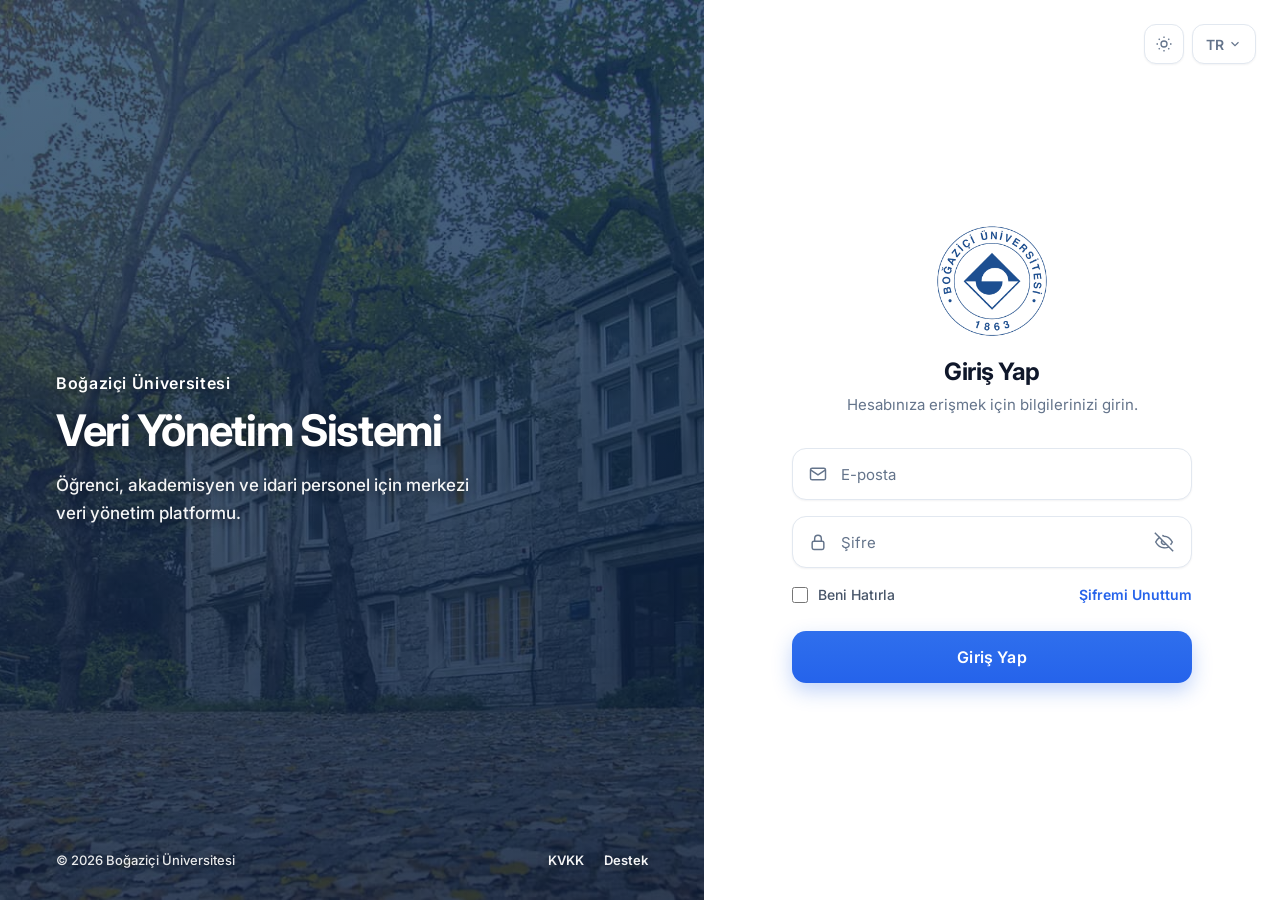
<file: index.html>
<!DOCTYPE html>
<html lang="tr">
  <head>
    <meta charset="UTF-8" />
    <meta name="viewport" content="width=device-width, initial-scale=1.0" />
    <title>Boğaziçi Üniversitesi — Veri Yönetim Sistemi</title>
    <link rel="preconnect" href="https://fonts.googleapis.com" />
    <link rel="preconnect" href="https://fonts.gstatic.com" crossorigin />
    <link
      href="https://fonts.googleapis.com/css2?family=Inter:wght@400;500;600;700&display=swap"
      rel="stylesheet"
    />
    <link rel="stylesheet" href="styles.css" />
  </head>
  <body>
    <div class="login-page">
      <aside class="brand-panel" aria-label="Boğaziçi Üniversitesi">
        <img class="brand-photo" src="assets/campus-boun-2.jpg?v=14" alt="" />
        <div class="brand-overlay" aria-hidden="true"></div>
        <div class="brand-content">
          <p class="brand-uni">Boğaziçi Üniversitesi</p>
          <h1 class="brand-title">Veri Yönetim Sistemi</h1>
          <p class="brand-desc">
            Öğrenci, akademisyen ve idari personel için merkezi veri yönetim platformu.
          </p>
        </div>
        <footer class="brand-footer">
          <span>© 2026 Boğaziçi Üniversitesi</span>
          <nav class="brand-footer-links" aria-label="Alt bağlantılar">
            <a href="#">KVKK</a>
            <a href="#">Destek</a>
          </nav>
        </footer>
      </aside>

      <main class="form-panel">
        <div class="form-toolbar">
          <button type="button" class="icon-btn" id="themeToggle" aria-label="Tema değiştir" title="Tema">
            <svg class="icon-sun" width="18" height="18" viewBox="0 0 24 24" fill="none" stroke="currentColor" stroke-width="1.75" aria-hidden="true">
              <circle cx="12" cy="12" r="4" />
              <path d="M12 2v2M12 20v2M4.93 4.93l1.41 1.41M17.66 17.66l1.41 1.41M2 12h2M20 12h2M4.93 19.07l1.41-1.41M17.66 6.34l1.41-1.41" />
            </svg>
            <svg class="icon-moon is-hidden" width="18" height="18" viewBox="0 0 24 24" fill="none" stroke="currentColor" stroke-width="1.75" aria-hidden="true">
              <path d="M21 14.5A8.5 8.5 0 1 1 9.5 3a7 7 0 0 0 11.5 11.5z" />
            </svg>
          </button>
          <div class="lang-select" id="langSelect">
            <button type="button" class="lang-btn" aria-haspopup="listbox" aria-expanded="false">
              <span id="langLabel">TR</span>
              <svg width="14" height="14" viewBox="0 0 24 24" fill="none" stroke="currentColor" stroke-width="2" aria-hidden="true">
                <path d="M6 9l6 6 6-6" />
              </svg>
            </button>
            <ul class="lang-menu" role="listbox" hidden>
              <li role="option" data-lang="tr" aria-selected="true">TR</li>
              <li role="option" data-lang="en" aria-selected="false">EN</li>
            </ul>
          </div>
        </div>

        <div class="form-center">
          <div class="form-card">
            <div class="form-brand">
              <img
                class="form-logo"
                src="assets/logo-official.png?v=11"
                alt="Boğaziçi Üniversitesi"
                width="112"
                height="112"
              />
              <h2 class="form-heading" data-i18n="signIn">Giriş Yap</h2>
              <p class="form-sub" data-i18n="signInHint">Hesabınıza erişmek için bilgilerinizi girin.</p>
            </div>

            <form class="login-form" id="loginForm" novalidate>
              <label class="field">
                <span class="sr-only" data-i18n="email">E-posta</span>
                <span class="field-icon" aria-hidden="true">
                  <svg width="20" height="20" viewBox="0 0 24 24" fill="none" stroke="currentColor" stroke-width="1.75">
                    <rect x="3" y="5" width="18" height="14" rx="2" />
                    <path d="M3 7l9 6 9-6" />
                  </svg>
                </span>
                <input
                  type="email"
                  id="email"
                  name="email"
                  placeholder="E-posta"
                  data-i18n-placeholder="email"
                  autocomplete="username"
                  required
                />
              </label>

              <label class="field">
                <span class="sr-only" data-i18n="password">Şifre</span>
                <span class="field-icon" aria-hidden="true">
                  <svg width="20" height="20" viewBox="0 0 24 24" fill="none" stroke="currentColor" stroke-width="1.75">
                    <rect x="5" y="11" width="14" height="10" rx="2" />
                    <path d="M8 11V8a4 4 0 0 1 8 0v3" />
                  </svg>
                </span>
                <input
                  type="password"
                  id="password"
                  name="password"
                  placeholder="Şifre"
                  data-i18n-placeholder="password"
                  autocomplete="current-password"
                  required
                />
                <button type="button" class="field-action" id="togglePassword" aria-label="Şifreyi göster">
                  <svg class="icon-eye is-hidden" width="20" height="20" viewBox="0 0 24 24" fill="none" stroke="currentColor" stroke-width="1.75" aria-hidden="true">
                    <path d="M2 12s4-7 10-7 10 7 10 7-4 7-10 7S2 12 2 12z" />
                    <circle cx="12" cy="12" r="3" />
                  </svg>
                  <svg class="icon-eye-off" width="20" height="20" viewBox="0 0 24 24" fill="none" stroke="currentColor" stroke-width="1.75" aria-hidden="true">
                    <path d="M17.94 17.94A10.94 10.94 0 0 1 12 19c-6 0-10-7-10-7a18.45 18.45 0 0 1 5.06-5.94M9.9 4.24A10.94 10.94 0 0 1 12 5c6 0 10 7 10 7a18.5 18.5 0 0 1-2.16 3.19" />
                    <path d="M1 1l22 22" />
                    <path d="M14.12 14.12A3 3 0 0 1 9.88 9.88" />
                  </svg>
                </button>
              </label>

              <div class="form-options">
                <label class="remember">
                  <input type="checkbox" id="remember" name="remember" />
                  <span data-i18n="remember">Beni Hatırla</span>
                </label>
                <a href="#" class="forgot" data-i18n="forgot">Şifremi Unuttum</a>
              </div>

              <button type="submit" class="submit-btn" data-i18n="login">Giriş Yap</button>
              <p class="form-message" id="formMessage" role="status" aria-live="polite" hidden></p>
            </form>
          </div>
        </div>
      </main>
    </div>

    <script src="app.js"></script>
  </body>
</html>
</file>
<file: styles.css>
:root {
  --blue-900: #1e3a8a;
  --blue-800: #0f4c81;
  --blue-600: #2563eb;
  --blue-500: #3b82f6;
  --surface: #ffffff;
  --surface-soft: #f8fafc;
  --border: #e2e8f0;
  --border-strong: #cbd5e1;
  --text: #0f172a;
  --text-secondary: #475569;
  --text-muted: #64748b;
  --danger: #dc2626;
  --success: #15803d;
  --radius: 16px;
  --radius-sm: 12px;
  --space: 8px;
  --shadow-sm: 0 1px 2px rgba(15, 23, 42, 0.05);
  --shadow-md: 0 8px 24px rgba(15, 76, 129, 0.08);
  --shadow-btn: 0 8px 20px rgba(37, 99, 235, 0.28);
  --font: "Inter", "Segoe UI", system-ui, sans-serif;
  --transition: 180ms ease;
}

[data-theme="dark"] {
  --surface: #0b1220;
  --surface-soft: #111827;
  --border: #1f2a3d;
  --border-strong: #334155;
  --text: #f8fafc;
  --text-secondary: #cbd5e1;
  --text-muted: #94a3b8;
  --shadow-sm: 0 1px 2px rgba(0, 0, 0, 0.35);
  --shadow-md: 0 8px 24px rgba(0, 0, 0, 0.35);
}

*,
*::before,
*::after {
  box-sizing: border-box;
  margin: 0;
  padding: 0;
}

html,
body {
  height: 100%;
}

body {
  font-family: var(--font);
  color: var(--text);
  background: var(--surface);
  -webkit-font-smoothing: antialiased;
  text-rendering: optimizeLegibility;
}

.sr-only {
  position: absolute;
  width: 1px;
  height: 1px;
  padding: 0;
  margin: -1px;
  overflow: hidden;
  clip: rect(0, 0, 0, 0);
  white-space: nowrap;
  border: 0;
}

.is-hidden {
  display: none !important;
}

.login-page {
  display: grid;
  grid-template-columns: minmax(0, 55fr) minmax(0, 45fr);
  min-height: 100vh;
  min-height: 100dvh;
}

/* ——— Left brand panel ——— */
.brand-panel {
  position: relative;
  display: flex;
  flex-direction: column;
  justify-content: center;
  padding: calc(var(--space) * 6) calc(var(--space) * 7);
  color: #fff;
  overflow: hidden;
}

.brand-photo {
  position: absolute;
  inset: 0;
  z-index: 0;
  width: 100%;
  height: 100%;
  object-fit: cover;
  object-position: center;
}

.brand-overlay {
  position: absolute;
  inset: 0;
  z-index: 1;
  background-color: rgba(10, 28, 58, 0.55);
  background-image: linear-gradient(
    165deg,
    rgba(15, 76, 129, 0.4) 0%,
    rgba(10, 28, 58, 0.62) 100%
  );
  pointer-events: none;
}

.brand-content {
  position: relative;
  z-index: 2;
  max-width: 34rem;
  animation: fadeUp 0.55s ease both;
}

.brand-uni {
  font-size: 1rem;
  font-weight: 600;
  letter-spacing: 0.04em;
  color: #ffffff;
  margin-bottom: calc(var(--space) * 1.5);
  text-shadow: 0 2px 12px rgba(0, 0, 0, 0.45);
}

.brand-title {
  font-size: clamp(2.15rem, 3.4vw, 2.9rem);
  font-weight: 700;
  letter-spacing: -0.03em;
  line-height: 1.15;
  color: #ffffff;
  margin-bottom: calc(var(--space) * 2);
  text-shadow: 0 2px 16px rgba(0, 0, 0, 0.5);
}

.brand-desc {
  font-size: 1.0625rem;
  line-height: 1.65;
  font-weight: 500;
  color: #ffffff;
  max-width: 26rem;
  text-shadow: 0 2px 12px rgba(0, 0, 0, 0.45);
  opacity: 0.95;
}

.brand-footer {
  position: absolute;
  left: calc(var(--space) * 7);
  right: calc(var(--space) * 7);
  bottom: calc(var(--space) * 4);
  z-index: 2;
  display: flex;
  flex-wrap: wrap;
  gap: calc(var(--space) * 1.5) calc(var(--space) * 3);
  align-items: center;
  justify-content: space-between;
  font-size: 0.8125rem;
  font-weight: 500;
  color: rgba(255, 255, 255, 0.9);
  text-shadow: 0 1px 8px rgba(0, 0, 0, 0.4);
}

.brand-footer-links {
  display: flex;
  gap: calc(var(--space) * 2.5);
}

.brand-footer a {
  color: rgba(255, 255, 255, 0.95);
  text-decoration: none;
  font-weight: 600;
  transition: color var(--transition);
}

.brand-footer a:hover {
  color: #fff;
}

/* ——— Right form panel ——— */
.form-panel {
  position: relative;
  display: flex;
  flex-direction: column;
  background: var(--surface);
  padding: calc(var(--space) * 3);
}

.form-toolbar {
  display: flex;
  justify-content: flex-end;
  align-items: center;
  gap: var(--space);
}

.icon-btn,
.lang-btn {
  display: inline-flex;
  align-items: center;
  justify-content: center;
  gap: 4px;
  height: 40px;
  padding: 0 12px;
  border: 1px solid var(--border);
  border-radius: var(--radius-sm);
  background: var(--surface);
  color: var(--text-muted);
  cursor: pointer;
  box-shadow: var(--shadow-sm);
  transition:
    background var(--transition),
    color var(--transition),
    border-color var(--transition),
    box-shadow var(--transition);
}

.icon-btn {
  width: 40px;
  padding: 0;
}

.icon-btn:hover,
.lang-btn:hover {
  color: var(--blue-800);
  border-color: #bfdbfe;
  background: #f8fbff;
  box-shadow: var(--shadow-md);
}

[data-theme="dark"] .icon-btn:hover,
[data-theme="dark"] .lang-btn:hover {
  background: var(--surface-soft);
  border-color: var(--border-strong);
  color: #93c5fd;
}

.lang-select {
  position: relative;
}

.lang-btn {
  font-family: inherit;
  font-size: 0.875rem;
  font-weight: 600;
  min-width: 64px;
}

.lang-menu {
  position: absolute;
  right: 0;
  top: calc(100% + 6px);
  list-style: none;
  min-width: 100%;
  background: var(--surface);
  border: 1px solid var(--border);
  border-radius: var(--radius-sm);
  box-shadow: var(--shadow-md);
  overflow: hidden;
  z-index: 20;
}

.lang-menu li {
  padding: 10px 14px;
  font-size: 0.875rem;
  font-weight: 600;
  cursor: pointer;
  color: var(--text);
}

.lang-menu li:hover,
.lang-menu li[aria-selected="true"] {
  background: #eff6ff;
  color: var(--blue-800);
}

[data-theme="dark"] .lang-menu li:hover,
[data-theme="dark"] .lang-menu li[aria-selected="true"] {
  background: var(--surface-soft);
  color: #93c5fd;
}

.form-center {
  flex: 1;
  display: flex;
  align-items: center;
  justify-content: center;
  padding: calc(var(--space) * 2) calc(var(--space) * 3) calc(var(--space) * 6);
}

.form-card {
  width: 100%;
  max-width: 400px;
  animation: fadeUp 0.55s 0.05s ease both;
}

.form-brand {
  text-align: center;
  margin-bottom: calc(var(--space) * 4);
}

.form-logo {
  display: block;
  width: 112px;
  height: 112px;
  object-fit: contain;
  background: transparent;
  margin: 0 auto calc(var(--space) * 2.5);
}

.form-heading {
  font-size: 1.5rem;
  font-weight: 700;
  letter-spacing: -0.02em;
  color: var(--text);
  margin-bottom: var(--space);
}

.form-sub {
  font-size: 0.9375rem;
  color: var(--text-muted);
  line-height: 1.5;
}

.login-form {
  width: 100%;
  display: flex;
  flex-direction: column;
  gap: calc(var(--space) * 2);
}

.field {
  position: relative;
  display: block;
}

.field-icon {
  position: absolute;
  left: 16px;
  top: 50%;
  transform: translateY(-50%);
  color: var(--text-muted);
  display: flex;
  pointer-events: none;
}

.field input {
  width: 100%;
  height: 52px;
  padding: 0 48px 0 48px;
  border: 1px solid var(--border);
  border-radius: 14px;
  background: var(--surface);
  color: var(--text);
  font-family: inherit;
  font-size: 0.9375rem;
  font-weight: 400;
  outline: none;
  box-shadow: var(--shadow-sm);
  transition:
    border-color var(--transition),
    box-shadow var(--transition),
    background var(--transition);
}

.field input::placeholder {
  color: var(--text-muted);
}

.field input:hover {
  border-color: var(--border-strong);
}

.field input:focus {
  border-color: var(--blue-600);
  box-shadow: 0 0 0 4px rgba(37, 99, 235, 0.14);
}

.field-action {
  position: absolute;
  right: 10px;
  top: 50%;
  transform: translateY(-50%);
  display: flex;
  align-items: center;
  justify-content: center;
  width: 36px;
  height: 36px;
  border: none;
  background: transparent;
  color: var(--text-muted);
  cursor: pointer;
  border-radius: 10px;
  transition: color var(--transition), background var(--transition);
}

.field-action:hover {
  color: var(--blue-800);
  background: #f1f5f9;
}

[data-theme="dark"] .field-action:hover {
  background: var(--surface-soft);
  color: #93c5fd;
}

.form-options {
  display: flex;
  align-items: center;
  justify-content: space-between;
  gap: calc(var(--space) * 2);
  margin-top: 2px;
  font-size: 0.875rem;
}

.remember {
  display: inline-flex;
  align-items: center;
  gap: 10px;
  color: var(--text-secondary);
  cursor: pointer;
  user-select: none;
  font-weight: 500;
}

.remember input {
  width: 16px;
  height: 16px;
  accent-color: var(--blue-600);
  cursor: pointer;
}

.forgot {
  color: var(--blue-600);
  font-weight: 600;
  text-decoration: none;
  white-space: nowrap;
  transition: color var(--transition);
}

.forgot:hover {
  color: var(--blue-900);
  text-decoration: underline;
  text-underline-offset: 3px;
}

.submit-btn {
  margin-top: calc(var(--space) * 1.5);
  width: 100%;
  height: 52px;
  border: none;
  border-radius: 14px;
  background: linear-gradient(180deg, #2f6fed 0%, var(--blue-600) 100%);
  color: #fff;
  font-family: inherit;
  font-size: 1rem;
  font-weight: 600;
  letter-spacing: 0.01em;
  cursor: pointer;
  box-shadow: var(--shadow-btn);
  transition:
    background var(--transition),
    transform var(--transition),
    box-shadow var(--transition);
}

.submit-btn:hover {
  background: linear-gradient(180deg, #2563eb 0%, #1d4ed8 100%);
  transform: translateY(-1px);
  box-shadow: 0 10px 24px rgba(37, 99, 235, 0.34);
}

.submit-btn:active {
  transform: translateY(0);
  box-shadow: var(--shadow-sm);
}

.submit-btn:disabled {
  opacity: 0.65;
  cursor: not-allowed;
  transform: none;
}

.form-message {
  font-size: 0.875rem;
  text-align: center;
  margin-top: 4px;
  font-weight: 500;
}

.form-message.is-error {
  color: var(--danger);
}

.form-message.is-ok {
  color: var(--success);
}

@keyframes fadeUp {
  from {
    opacity: 0;
    transform: translateY(10px);
  }
  to {
    opacity: 1;
    transform: translateY(0);
  }
}

@media (max-width: 1100px) {
  .brand-panel {
    padding: calc(var(--space) * 5);
  }

  .brand-footer {
    left: calc(var(--space) * 5);
    right: calc(var(--space) * 5);
  }
}

@media (max-width: 960px) {
  .login-page {
    grid-template-columns: 1fr;
    grid-template-rows: auto 1fr;
  }

  .brand-panel {
    min-height: 240px;
    padding: calc(var(--space) * 4);
    justify-content: flex-end;
  }

  .brand-logo {
    width: 72px;
    height: 72px;
    margin-bottom: calc(var(--space) * 2);
  }

  .brand-title {
    font-size: 1.75rem;
  }

  .brand-desc {
    display: none;
  }

  .brand-footer {
    display: none;
  }

  .form-center {
    align-items: flex-start;
    padding-top: calc(var(--space) * 3);
  }
}

@media (max-width: 560px) {
  .brand-panel {
    display: none;
  }

  .form-panel {
    min-height: 100vh;
    min-height: 100dvh;
  }

  .form-center {
    align-items: center;
  }
}

@media (prefers-reduced-motion: reduce) {
  *,
  *::before,
  *::after {
    animation: none !important;
    transition: none !important;
  }
}
</file>
